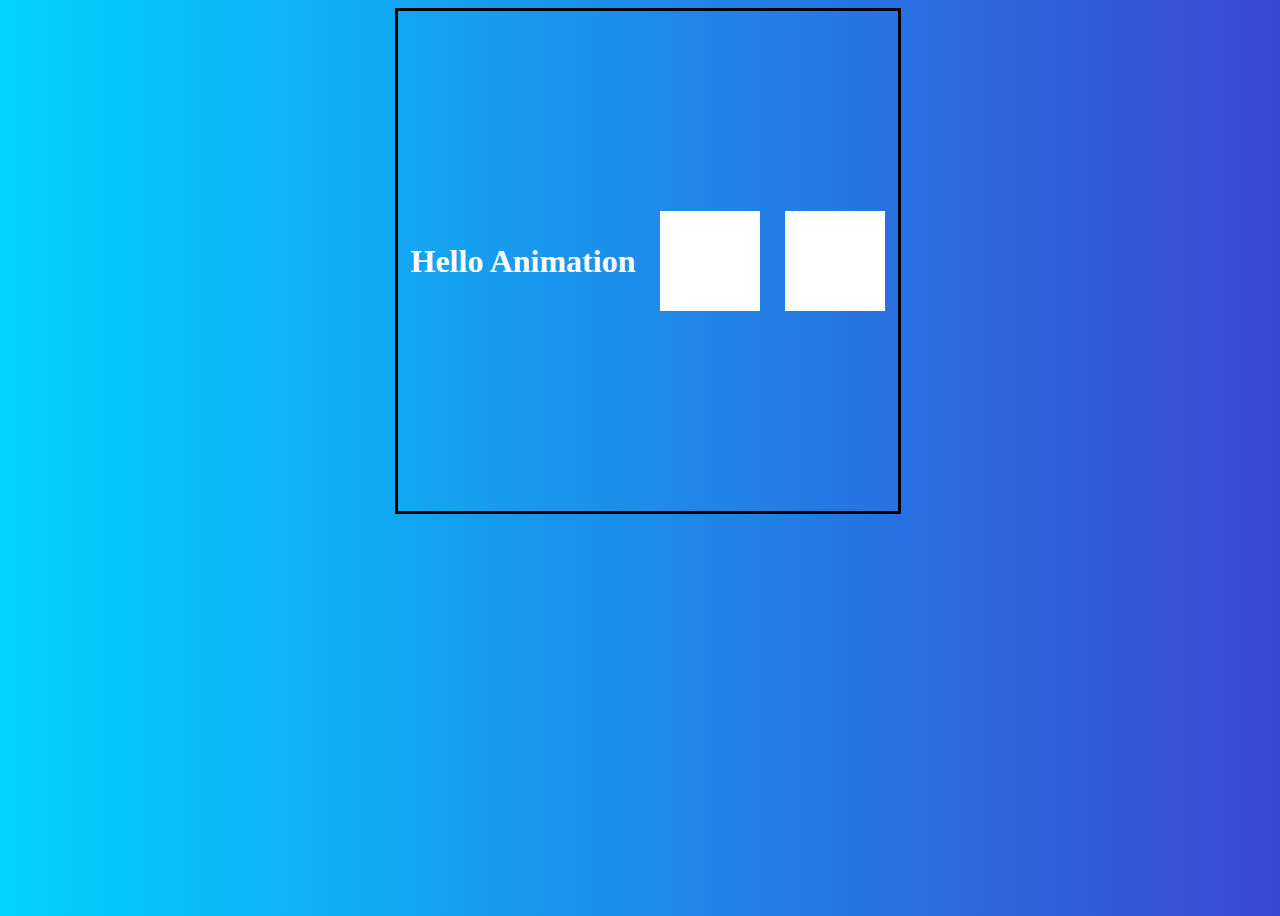
<file: animation/index.html>
<!DOCTYPE html>
<html lang="en">
<head>
    <meta charset="UTF-8">
    <meta http-equiv="X-UA-Compatible" content="IE=edge">
    <meta name="viewport" content="width=device-width, initial-scale=1.0">
    <title>Animation</title>
    <link
    rel="stylesheet"
    href="https://cdnjs.cloudflare.com/ajax/libs/animate.css/4.1.1/animate.min.css"
  />
    <link rel="stylesheet" href="style.css">
</head>
<body>
    <div class="container">
        <div class="wrapper">
            <h1 class="animate__animated animate__bounce">Hello Animation</h1>
            <div class="left"></div>
            <div class="right"></div>
        </div>
    </div>
</body>
</html>
</file>
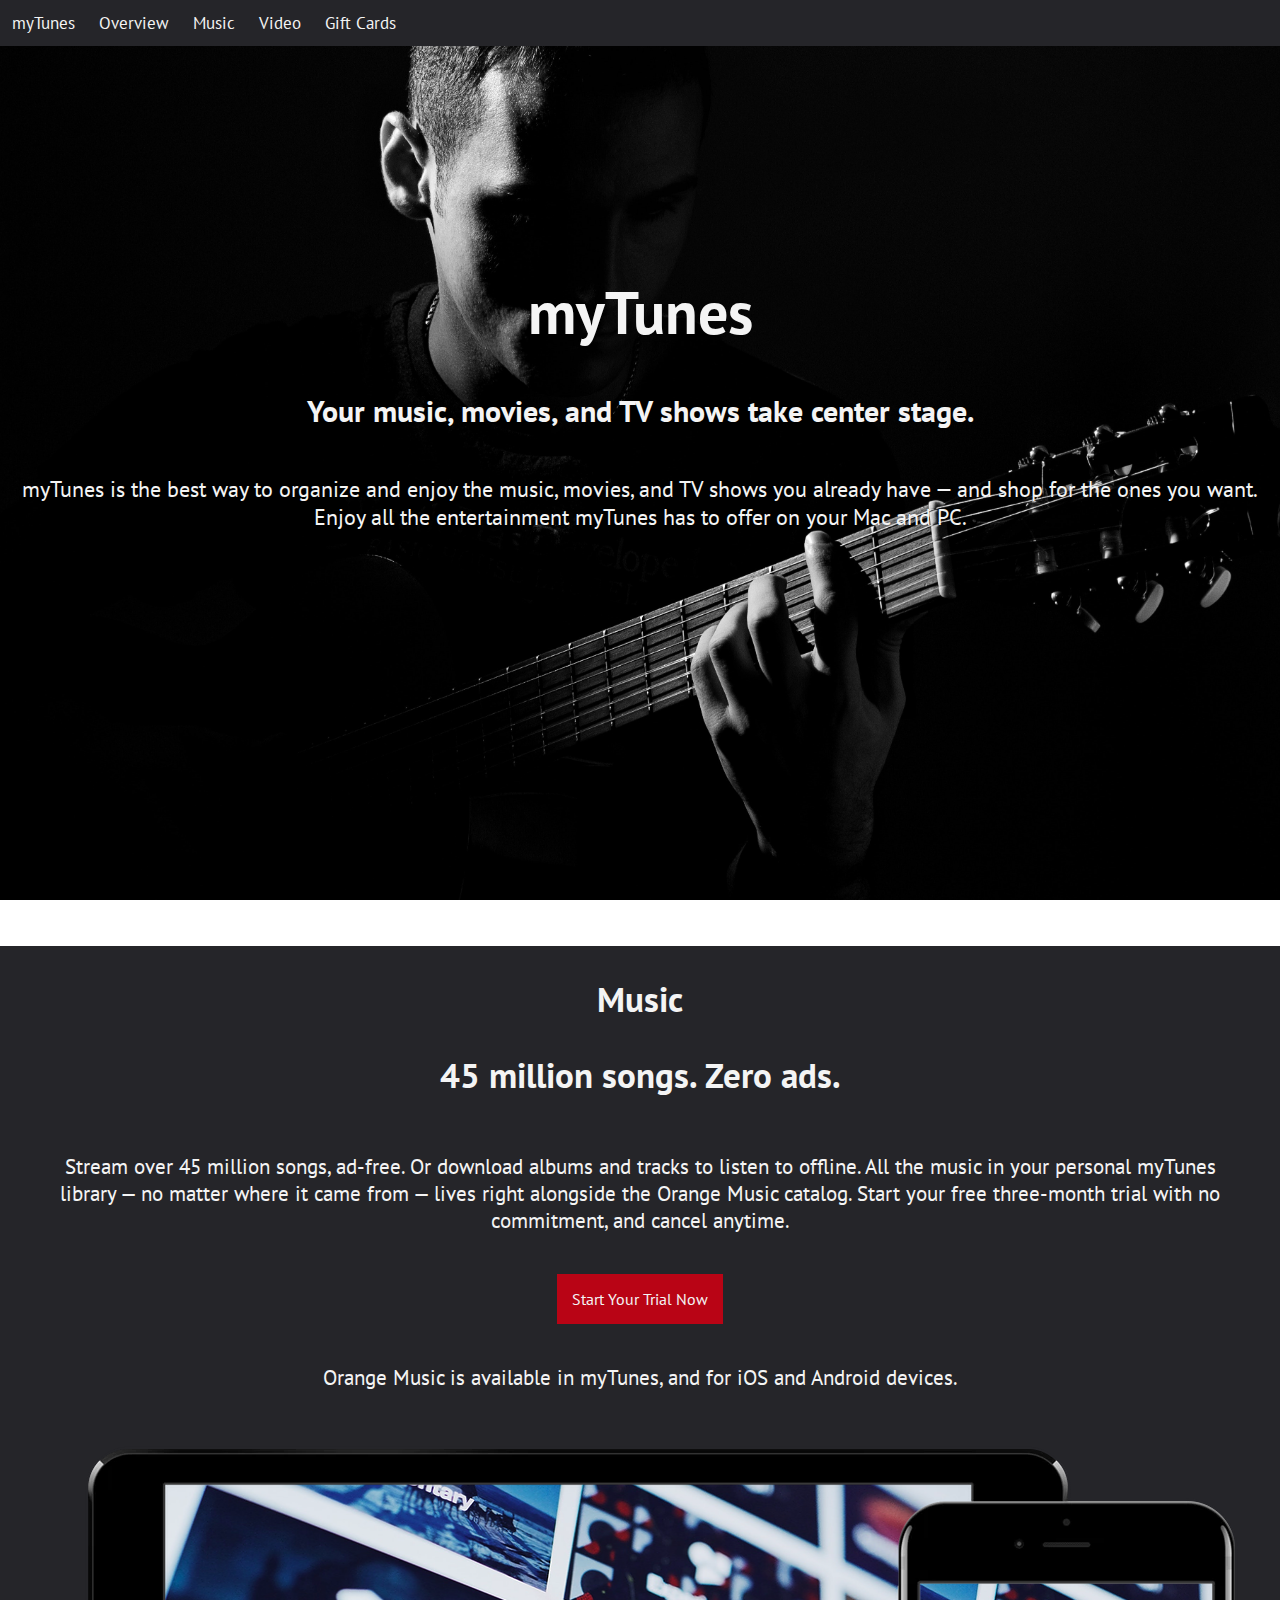
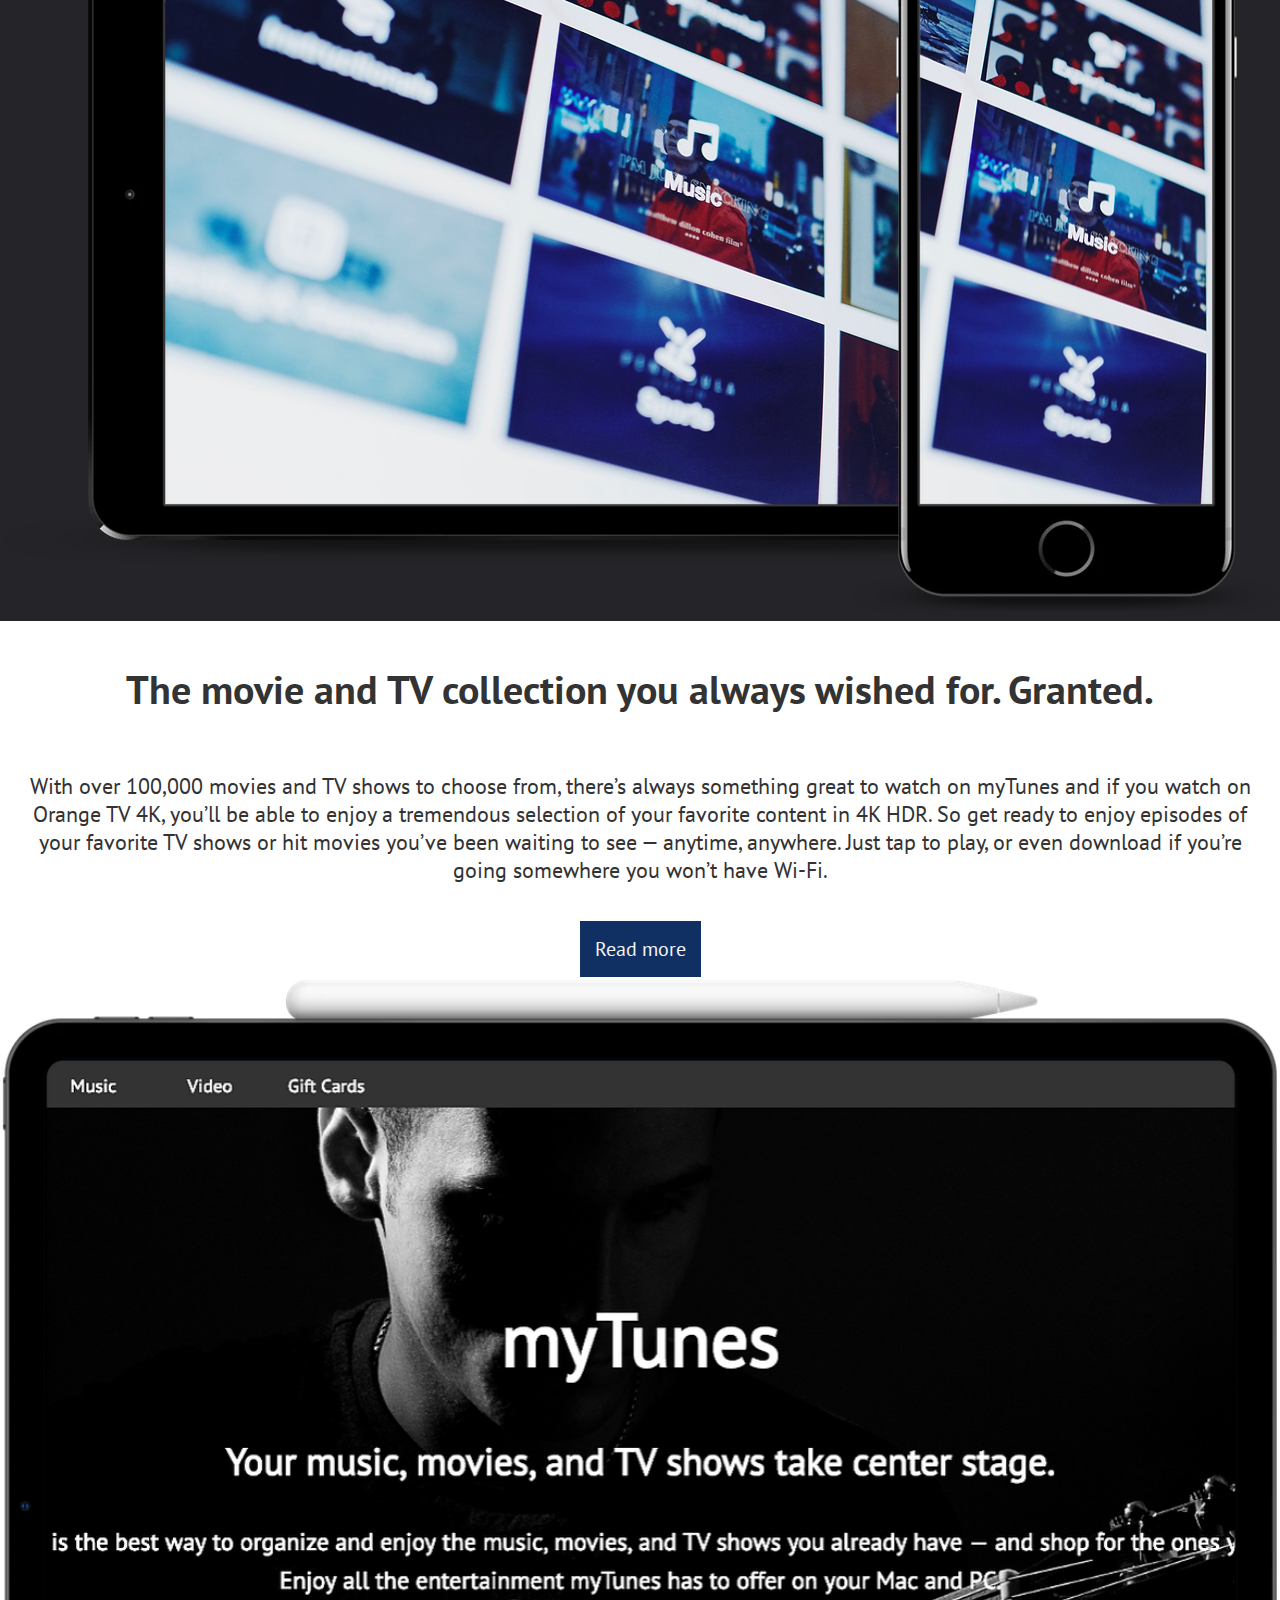
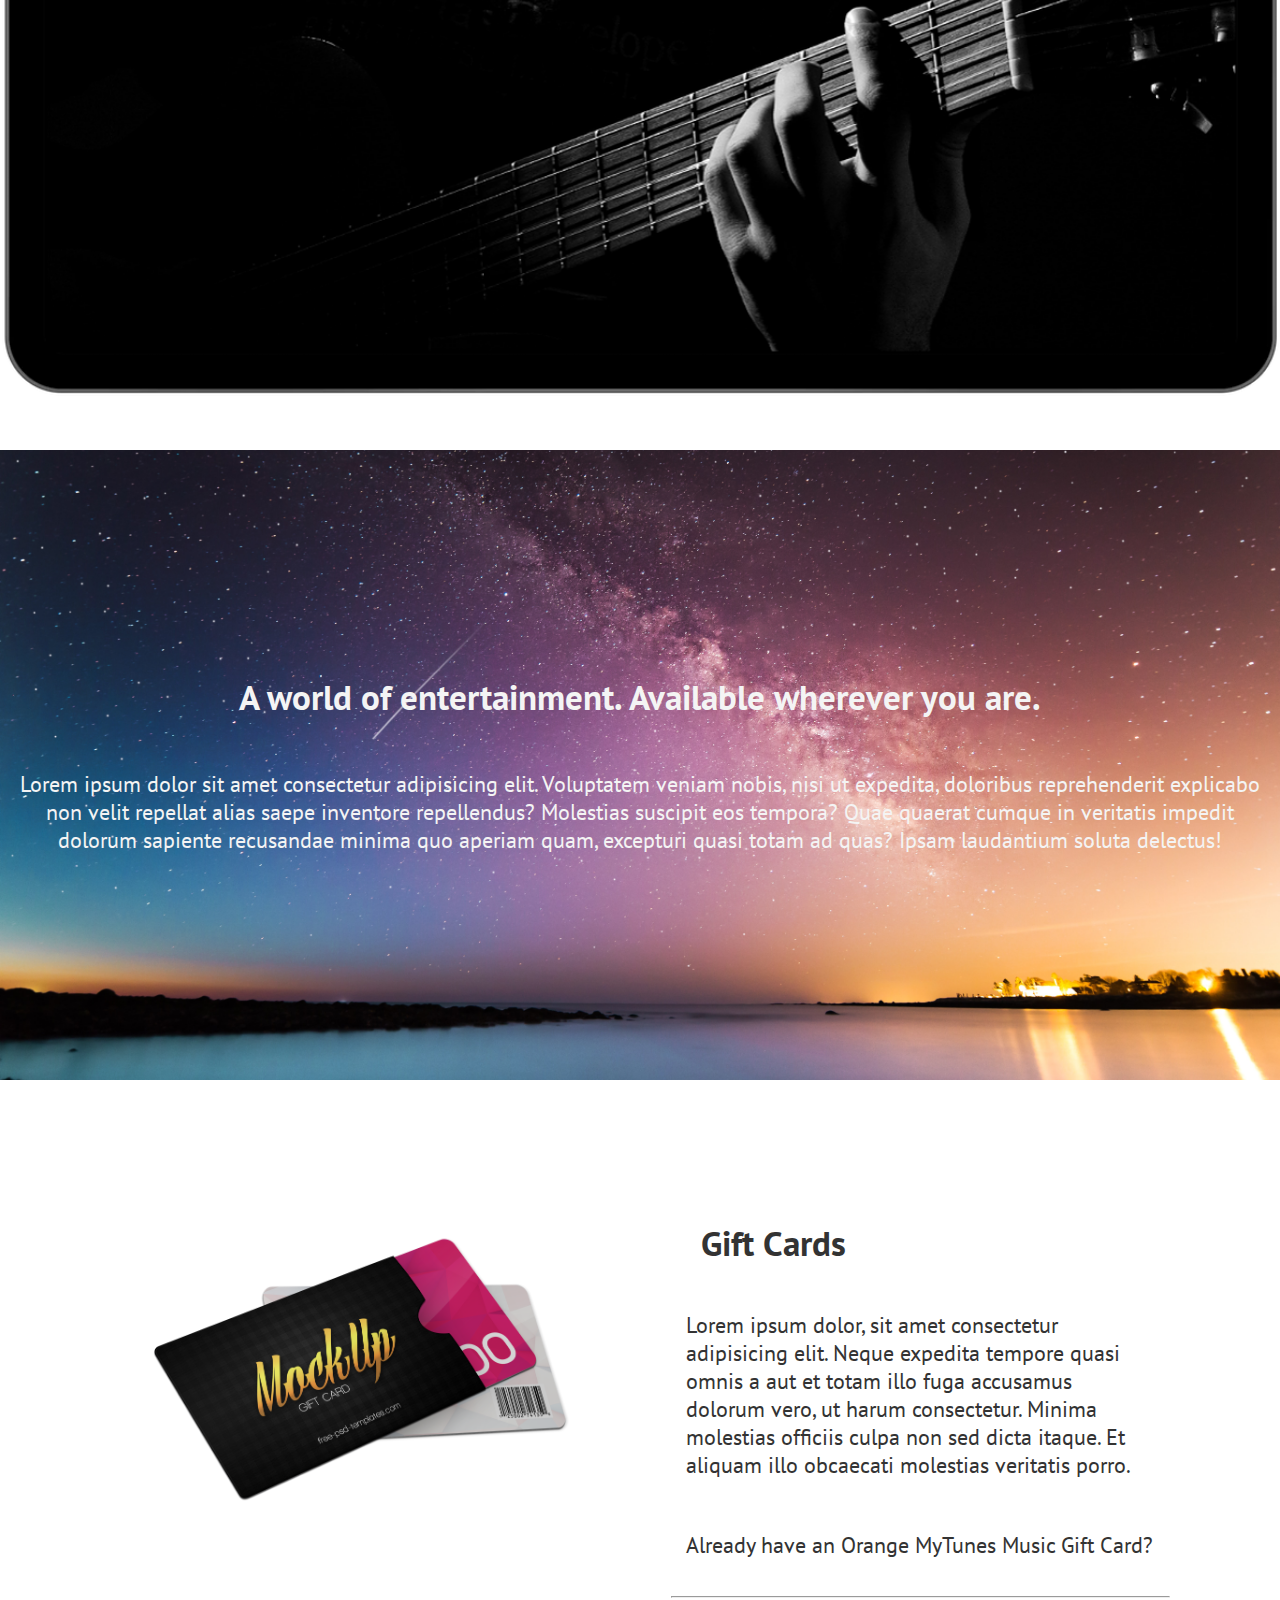
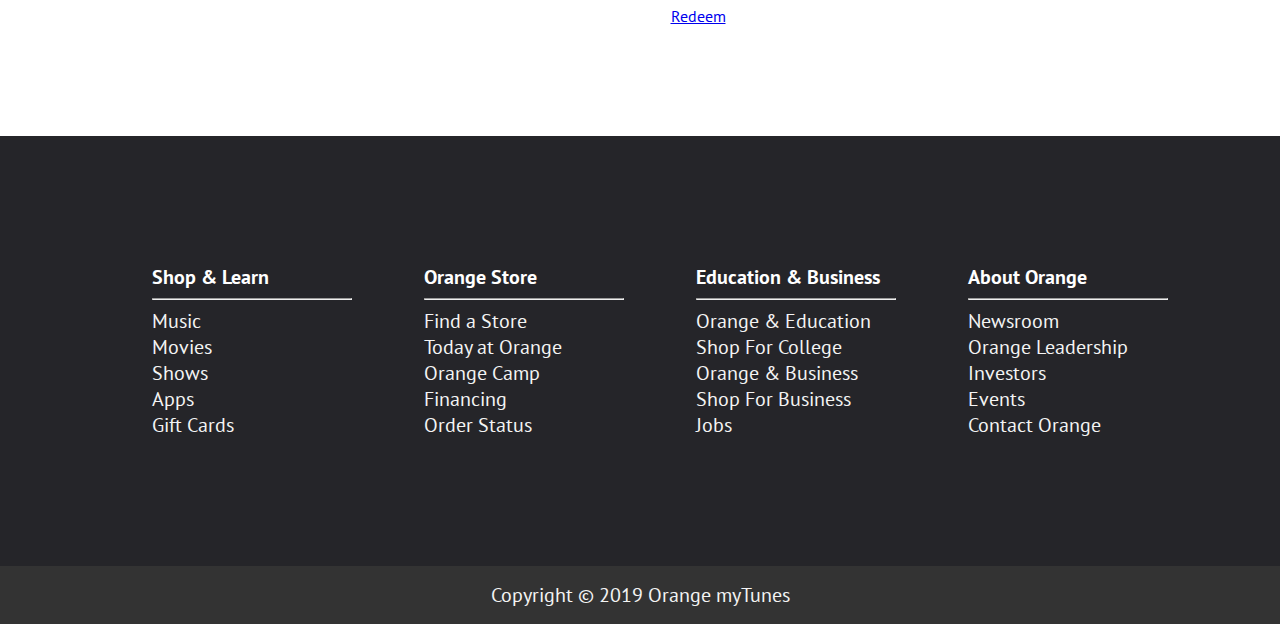
<file: Music page/index.html>
<!DOCTYPE html>
<html lang="en">
<head>
    <meta charset="UTF-8">
    <meta http-equiv="X-UA-Compatible" content="IE=edge">
    <meta name="viewport" content="width=device-width, initial-scale=1.0">
    <title>myTunes!</title>
    <link rel="stylesheet" href="style.css">
</head>
<body>
    <header>
        <nav class="navbar">
                <li class="item">myTunes</li>
                <li class="item">Overview</li>
                <li class="item">Music</li>
                <li class="item">Video</li>
                <li class="item">Gift Cards</li>
        </nav>
    </header>

    <div class="container">
        <div class="box">
            <h1>myTunes</h1>
            <h3>Your music, movies, and TV shows take center stage.</h3>
            <p>myTunes is the best way to organize and enjoy the music, movies, and TV shows you already have — and shop for the ones you want. <br> Enjoy all the entertainment myTunes has to offer on your Mac and PC.</p>
        </div>
    </div>

    <section class="section-1">
        <div class="music-container">
            <h1>Music</h1>
            <h2>45 million songs. Zero ads.</h2>
            <p>Stream over 45 million songs, ad-free. Or download albums and tracks to listen to offline. All the music in your personal myTunes <br> library — no matter where it came from — lives right alongside the Orange Music catalog. Start your free three-month trial with no <br> commitment, and cancel anytime.</p>
            <a href="#" class="btn-1">Start Your Trial Now</a>
            <p>Orange Music is available in myTunes, and for iOS and Android devices.</p>
            <img src="./img/mockup1.png" alt="ipad">
        </div>
    </section>

    <section class="section-2">
        <div class="collection-container">
            <h1>The movie and TV collection you always wished for. Granted.</h1>
            <p>With over 100,000 movies and TV shows to choose from, there’s always something great to watch on myTunes and if you watch on <br> Orange TV 4K, you’ll be able to enjoy a tremendous selection of your favorite content in 4K HDR. So get ready to enjoy episodes of <br> your favorite TV shows or hit movies you’ve been waiting to see — anytime, anywhere. Just tap to play, or even download if you’re <br> going somewhere you won’t have Wi-Fi.</p>
            <a href="#" class="btn-2">Read more</a>
            <img src="./img/mockup2.png" alt="img">
        </div>
    </section>

    <section class="section-3">
        <div class="entertainment-container">
            <h3>A world of entertainment. Available wherever you are.</h3>
            <p>Lorem ipsum dolor sit amet consectetur adipisicing elit. Voluptatem veniam nobis, nisi ut expedita, doloribus reprehenderit explicabo <br> non velit repellat alias saepe inventore repellendus? Molestias suscipit eos tempora? Quae quaerat cumque in veritatis impedit <br> dolorum sapiente recusandae minima quo aperiam quam, excepturi quasi totam ad quas? Ipsam laudantium soluta delectus!</p>
        </div>
    </section>

    <section class="giftcard-container">
        <div class="image">
            <img src="./img/cards.png" alt>
        </div>

        <div class="giftcard">
            <h2>Gift Cards</h2>
            <p>Lorem ipsum dolor, sit amet consectetur adipisicing elit. Neque expedita tempore quasi omnis a aut et totam illo fuga accusamus dolorum vero, ut harum consectetur. Minima molestias officiis culpa non sed dicta itaque. Et aliquam illo obcaecati molestias veritatis porro.</p>
            <p>Already have an Orange MyTunes Music Gift Card?</p>
            <hr>
            <a href="#">
                <i class="fas fa-chevron-right"></i>
                Redeem
            </a>
        </div>
    </section>

    <footer>
        <div class="list-container">
            <div class="footer-cols">
                <ul>
                    <li>Shop & Learn</li>
                    <hr>
                    <li><a href="#">Music</a></li>
                    <li><a href="#">Movies</a></li>
                    <li><a href="#">Shows</a></li>
                    <li><a href="#">Apps</a></li>
                    <li><a href="#">Gift Cards</a></li>
                </ul>
                <ul>
                    <li>Orange Store</li>
                    <hr>
                    <li><a href="#">Find a Store</a></li>
                    <li><a href="#">Today at Orange</a></li>
                    <li><a href="#">Orange Camp</a></li>
                    <li><a href="#">Financing</a></li>
                    <li><a href="#">Order Status</a></li>
                </ul>
                <ul>
                    <li>Education & Business</li>
                    <hr>
                    <li><a href="#">Orange & Education</a></li>
                    <li><a href="#">Shop For College</a></li>
                    <li><a href="#">Orange & Business</a></li>
                    <li><a href="#">Shop For Business</a></li>
                    <li><a href="#">Jobs</a></li>
                </ul>
                <ul>
                    <li>About Orange</li>
                    <hr>
                    <li><a href="#">Newsroom</a></li>
                    <li><a href="#">Orange Leadership</a></li>
                    <li><a href="#">Investors</a></li>
                    <li><a href="#">Events</a></li>
                    <li><a href="#">Contact Orange</a></li>
                </ul>
            </div>
        </div>
        <div class="footer-bottom">
            Copyright &copy; 2019 Orange myTunes
        </div>
    </footer>
</body>
</html>
</file>
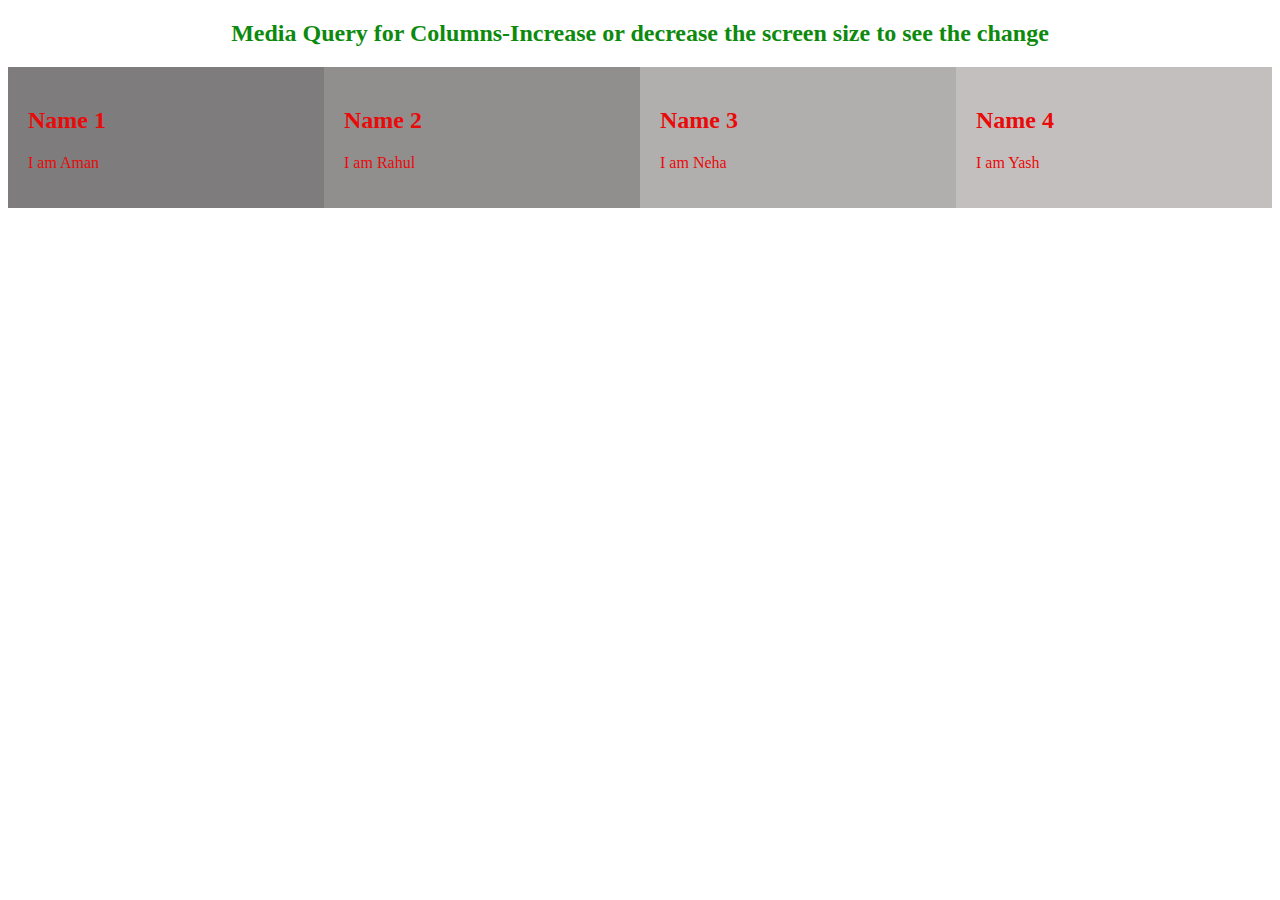
<file: Challenge/1_Responsive_media.html>
<!DOCTYPE html>
<html lang="en">
<head>
    <meta charset="UTF-8">
    <meta http-equiv="X-UA-Compatible" content="IE=edge">
    <meta name="viewport" content="width=device-width, initial-scale=1.0">
    <title>Media Query Challenge</title>
    <style>
        .heading{
            color: rgb(13, 138, 13);
            text-align: center;
        }
        .box{
            display: grid;
            grid-template-columns: repeat(4,1fr);
            
        }
        .container1{
            background-color: rgb(126, 124, 124);
            padding: 20px;
        }
        .container2{
            background-color: rgb(145, 142, 142);
            padding: 20px;
        }
        .container3{
            background-color: rgb(177, 174, 174);
            padding: 20px;
        }
        .container4{
            background-color: rgb(196, 191, 191);
            padding: 20px;
        }
        h2{
            color: rgb(233, 10, 10);
        }
        p{
            color: rgb(233, 10, 10);
        }

        @media only screen and (min-width: 836px){
            .container1{
                
            }
        }
    </style>
</head>
<body>
    <h2 class="heading">Media Query for Columns-Increase or decrease the screen size to see the change</h2>
    <div class="box">
        <div class="container1">
            <h2>Name 1</h2>
            <p>I am Aman</p>
        </div>
        <div class="container2">
            <h2>Name 2</h2>
            <p>I am Rahul</p>
        </div>
        <div class="container3">
            <h2>Name 3</h2>
            <p>I am Neha</p>
        </div>
        <div class="container4">
            <h2>Name 4</h2>
            <p>I am Yash</p>
        </div>
    </div>
    
</body>
</html>
</file>
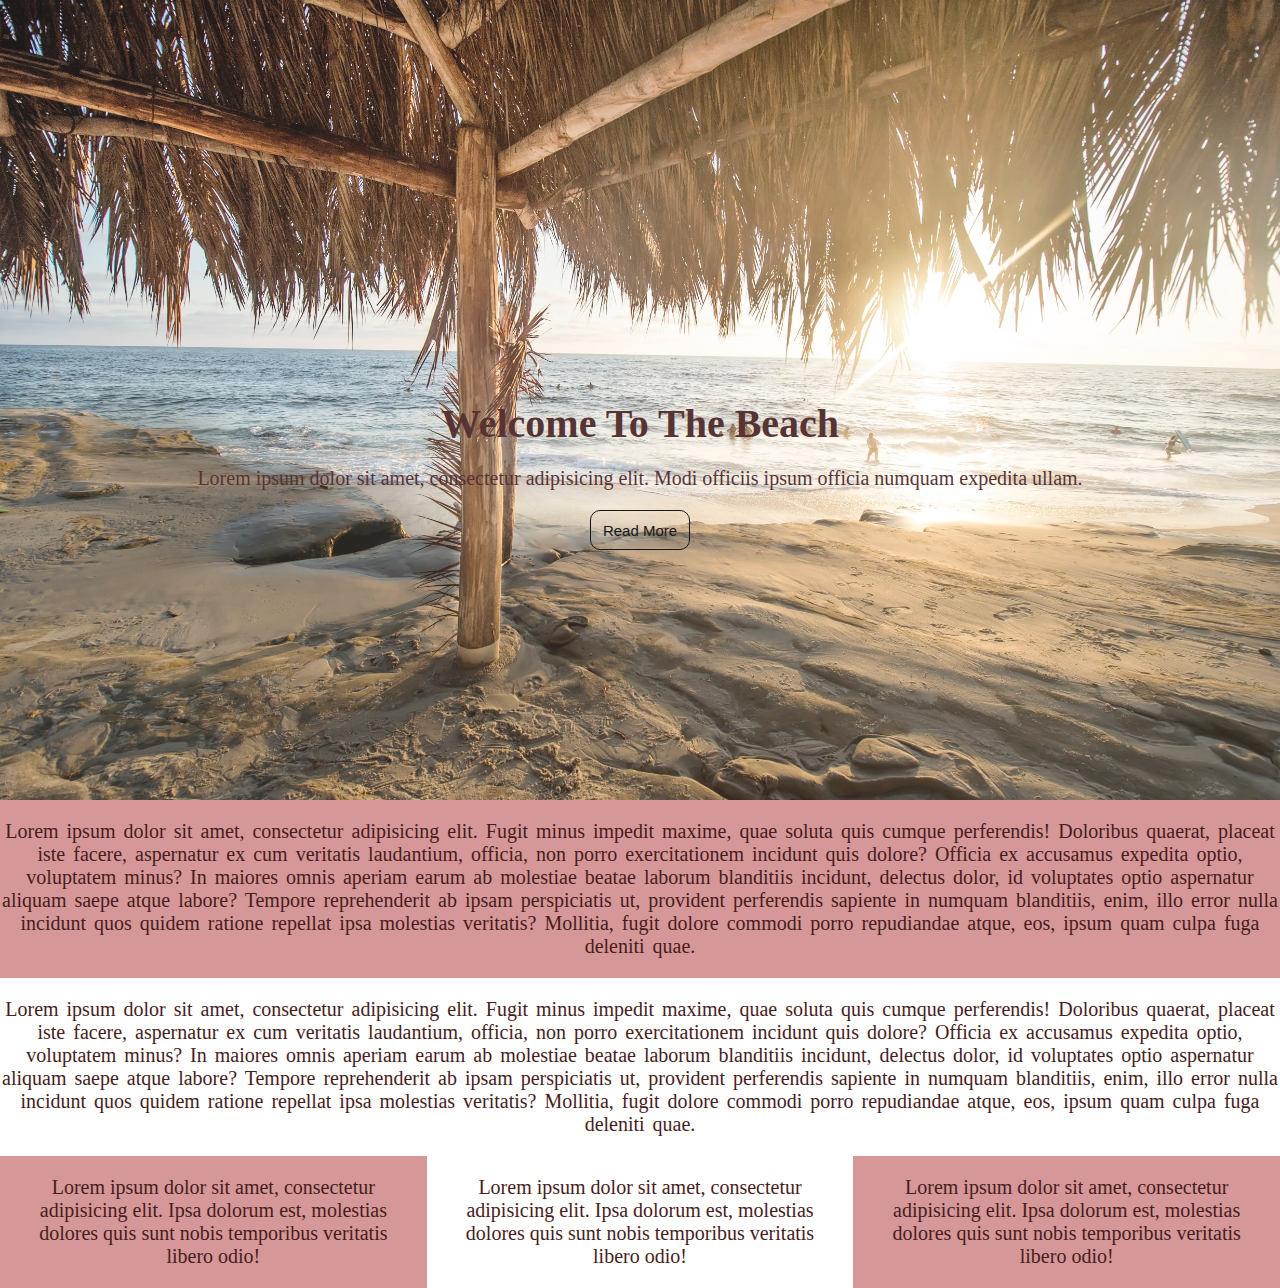
<file: Landing page/landing.html>
<!DOCTYPE html>
<html lang="en">
<head>
    <meta charset="UTF-8">
    <meta http-equiv="X-UA-Compatible" content="IE=edge">
    <meta name="viewport" content="width=device-width, initial-scale=1.0">
    <title>Fullscreen Landing</title>
    <style>
        body{
            margin: auto;
        }
        .img{
            background-image: url('beach.jpg');
            min-height: 800px;
        }
        .img{
            position: relative;
            opacity: 0.9;
            background-position: center;
            background-size: cover;
            background-repeat: no-repeat;
        }
        .text{
            position: absolute;
            text-align: center;
            top: 50%;
            width: 100%;
            color: rgb(71, 29, 29);
            font-size: 20px;
        }
        .text h1{
            padding: 0;
            margin: 0;
        }
        .button{
            cursor: pointer;
            border: 1px solid black;
            background-color: transparent;
            height: 40px;
            width: 100px;
            font-size: 15px;
            border-radius: 10px;
        }
        .container{
            text-align: center;
            color: rgb(71, 29, 29);
            background-color: rgb(213, 151, 151);
        }
        .container p{
            font-size: 20px;
            word-spacing: 3px;
        }
        .section-light{
            color: rgb(71, 29, 29);
            background-color: white;
        }
        .container{
            display: flex;
        }
        .item{
            font-size: 20px;
            padding: 20px;
        }
        #item-2{
            background-color: white;
        }
    </style>
</head>
<body>
    <div class="img">
        <div class="text">
            <h1>Welcome To The Beach</h1>
            <p>Lorem ipsum dolor sit amet, consectetur adipisicing elit. Modi officiis ipsum officia numquam expedita ullam.</p>
            <button class="button">Read More</button>
        </div>
    </div>
    <section class="container">
        <p>Lorem ipsum dolor sit amet, consectetur adipisicing elit. Fugit minus impedit maxime, quae soluta quis cumque perferendis! Doloribus quaerat, placeat iste facere, aspernatur ex cum veritatis laudantium, officia, non porro exercitationem incidunt quis dolore? Officia ex accusamus expedita optio, voluptatem minus? In maiores omnis aperiam earum ab molestiae beatae laborum blanditiis incidunt, delectus dolor, id voluptates optio aspernatur aliquam saepe atque labore? Tempore reprehenderit ab ipsam perspiciatis ut, provident perferendis sapiente in numquam blanditiis, enim, illo error nulla incidunt quos quidem ratione repellat ipsa molestias veritatis? Mollitia, fugit dolore commodi porro repudiandae atque, eos, ipsum quam culpa fuga deleniti quae.</p>
    </section>
    <section class="container section-light">
        <p>Lorem ipsum dolor sit amet, consectetur adipisicing elit. Fugit minus impedit maxime, quae soluta quis cumque perferendis! Doloribus quaerat, placeat iste facere, aspernatur ex cum veritatis laudantium, officia, non porro exercitationem incidunt quis dolore? Officia ex accusamus expedita optio, voluptatem minus? In maiores omnis aperiam earum ab molestiae beatae laborum blanditiis incidunt, delectus dolor, id voluptates optio aspernatur aliquam saepe atque labore? Tempore reprehenderit ab ipsam perspiciatis ut, provident perferendis sapiente in numquam blanditiis, enim, illo error nulla incidunt quos quidem ratione repellat ipsa molestias veritatis? Mollitia, fugit dolore commodi porro repudiandae atque, eos, ipsum quam culpa fuga deleniti quae.</p>
    </section>
    <div class="container">
        <div class="item" id="item-1">Lorem ipsum dolor sit amet, consectetur adipisicing elit. Ipsa dolorum est, molestias dolores quis sunt nobis temporibus veritatis libero odio!</div>
        <div class="item" id="item-2">Lorem ipsum dolor sit amet, consectetur adipisicing elit. Ipsa dolorum est, molestias dolores quis sunt nobis temporibus veritatis libero odio!</div>
        <div class="item" id="item-3">Lorem ipsum dolor sit amet, consectetur adipisicing elit. Ipsa dolorum est, molestias dolores quis sunt nobis temporibus veritatis libero odio!</div>
    </div>
</body>
</html>
</file>
<file: animation/style.css>
body{
    background: linear-gradient(90deg, #00d2ff 0%, #3a47d5 100%);
    color: #fff;
}

.container{
    height: 100vh;
    width: 100vw;
}

.wrapper{
    margin: 0 auto;
    height: 500px;
    width: 500px;
    display: flex;
    justify-content: space-around;
    align-items: center;
    border: 3px solid black;
}

.left,
.right{
    height: 100px;
    width: 100px;
    background-color: #fff;

    animation: pump 1.5s linear infinite;
}

@keyframes pump {
    0%,
    100%{
        transform: scale(0);
    }
    75%{
        transform: scale(1);
    }
    50%{
        transform: scale(1);
    }
}
</file>
<file: Music page/style.css>
@import url('https://fonts.googleapis.com/css2?family=PT+Sans&display=swap');

:root {
    --primary-color: #b90415;
    --primary-color-hover: #d3071b;
    --secondary-color: #103063;
    --secondary-color-hover: #143f85;
    --light-color: #f4f4f4;
}

body{
    margin: 0;
    padding: 0;
    background: url('./img/showcase.jpeg') no-repeat center center/cover;
    font-family: 'PT Sans', sans-serif;
    color: #333;
    width: 100%;
    height: 100vh;
}

.navbar{
    display: flex;
    background-color: #252529;
    color: var(--light-color);
    list-style: none;
    position: sticky;
    top: 3px;
}

.item{
    font-size: 17px;
    padding: 12px;
}

.container{
    display: flex;
    height: 100vh;
    justify-content: center;
    align-items: center;
}

.box{
    font-size: 23px;
    margin-top: -12rem;
    text-align: center;
    justify-content: center;
    color: var(--light-color);
}

.box h1{
    font-size: 60px;
}

.box h3{
    font-size: 30px;
}

.section-1{
    display: flex;
    justify-content: center;
    align-items: center;
    background-color: #252529;
}

.music-container{
    text-align: center;
    color: var(--light-color);
}

.music-container h1, h2{
    font-size: 35px;
    margin: 30px;
}

.music-container p{
    font-size: 21px;
    margin: 40px;
}

.btn-1{
    background-color: var(--primary-color);
    color: var(--light-color);
    text-decoration: none;
    padding: 15px;
}
.btn-1:hover{
    background-color: var(--primary-color-hover);
}

.section-2{
    display: flex;
    justify-content: center;
    align-items: center;
}

.collection-container{
    text-align: center;
    font-size: 20px;
}

.collection-container h1, p{
    padding: 15px;
}

.btn-2{
    padding: 15px;
    color: var(--light-color);
    text-decoration: none;
    background-color: var(--secondary-color);
    display: inline-block;
}
.btn-2:hover{
    background-color: var(--secondary-color-hover);
}

img{
    width: 100%;
}

.section-3{
    background: url('./img/nightview.jpg') no-repeat center center/cover;
    display: flex;
    justify-content: center;
    align-items: center;
    height: 70%;
    margin-top: 3rem;
}

.entertainment-container{
    text-align: center;
    color: var(--light-color);
}

.entertainment-container h3,p{
    font-size: 22px;
}

.entertainment-container h3{
    font-size: 35px;
}

.giftcard-container{
    display: grid;
    grid-template-columns: 1fr 1fr;
    gap: 1px;
    /* padding: 50px; */
    margin: 5rem;
    /* margin-top: -20px; */
}

.image{
    padding: 60px;
}

.giftcard{
    padding: 30px;
}

footer{
    background-color: #252529;
}

ul>li{
    color: white;
    font-size: 20px;
    list-style: none;
    font-weight: bold;
}

ul>li>a{
    color: var(--light-color);
    text-decoration: none;
    font-weight: lighter;
}



.footer-cols{
    display: grid;
    grid-template-columns: repeat(4,1fr);
    grid-gap: 2rem;
    /* display: flex;
    justify-content: space-around; */
    padding: 7rem;
}

footer .footer-bottom{
    background-color: #333;
    color: var(--light-color);
    padding: 1rem;
    font-size: 20px;
    text-align: center;
}
</file>
